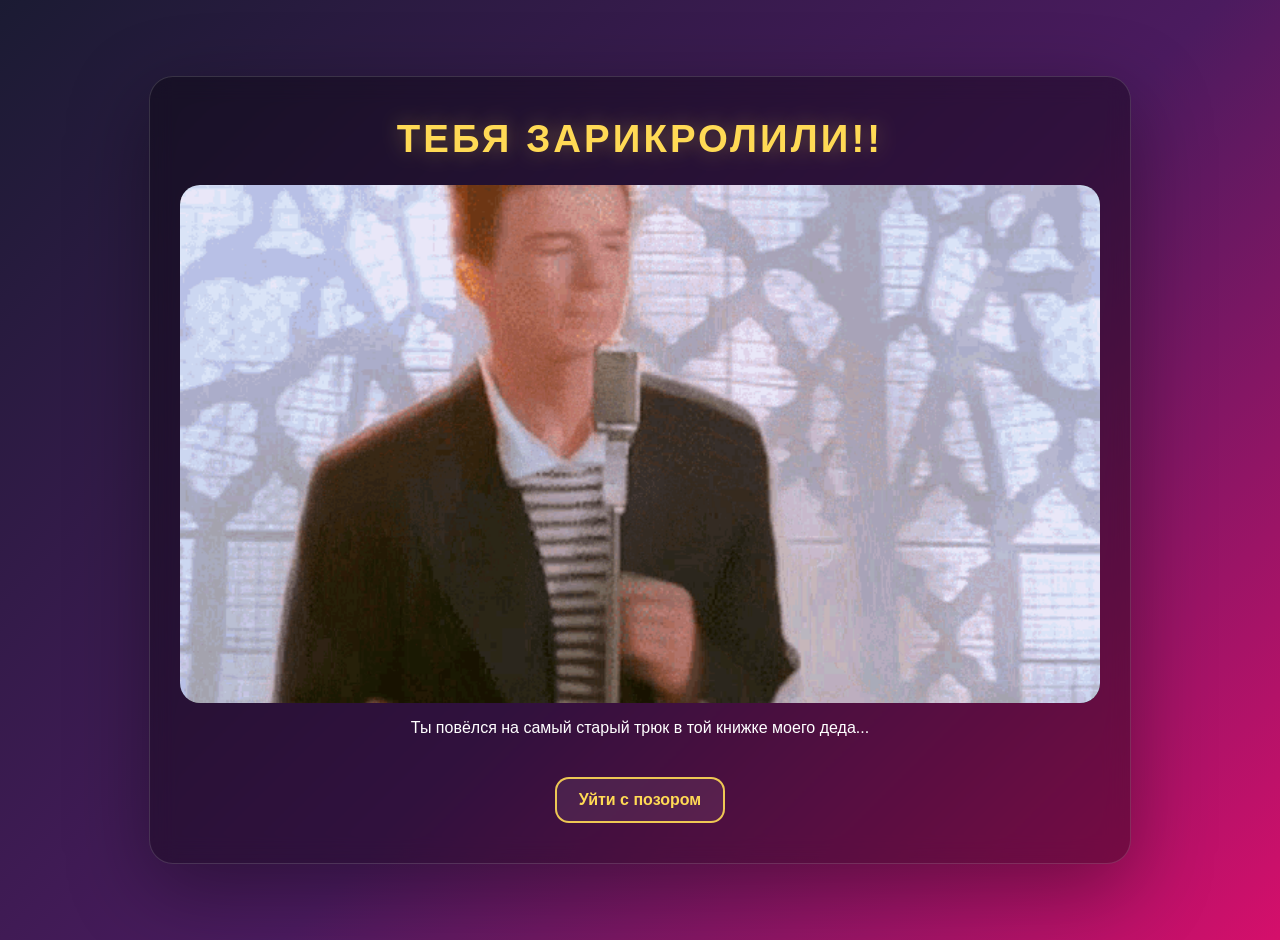
<file: Итоговая/Rickroll.html>
﻿<!doctype html>
<html lang="ru">

<head>
  <meta charset="utf-8">
  <meta name="viewport" content="width=device-width, initial-scale=1">
  <title>Rickroll</title>
  <link rel="stylesheet" href="./Rickroll.css">
  <link rel="icon" href="Kuhnya2.png" type="image/png">
</head>

<body>
  <main class="rickroll-page">
    <div class="rickroll-content">
      <h1>Тебя зарикролили!!</h1>
      <div class="video-wrapper">
        <img id="rickroll-gif" src="rickroll-roll.gif" alt="Rick Astley - Never Gonna Give You Up">
      </div>
      <p>Ты повёлся на самый старый трюк в той книжке моего деда...</p>
      <a href="Site.html" class="btn btn-outline">Уйти с позором</a>
    </div>
  </main>
</body>
</html>
</file>
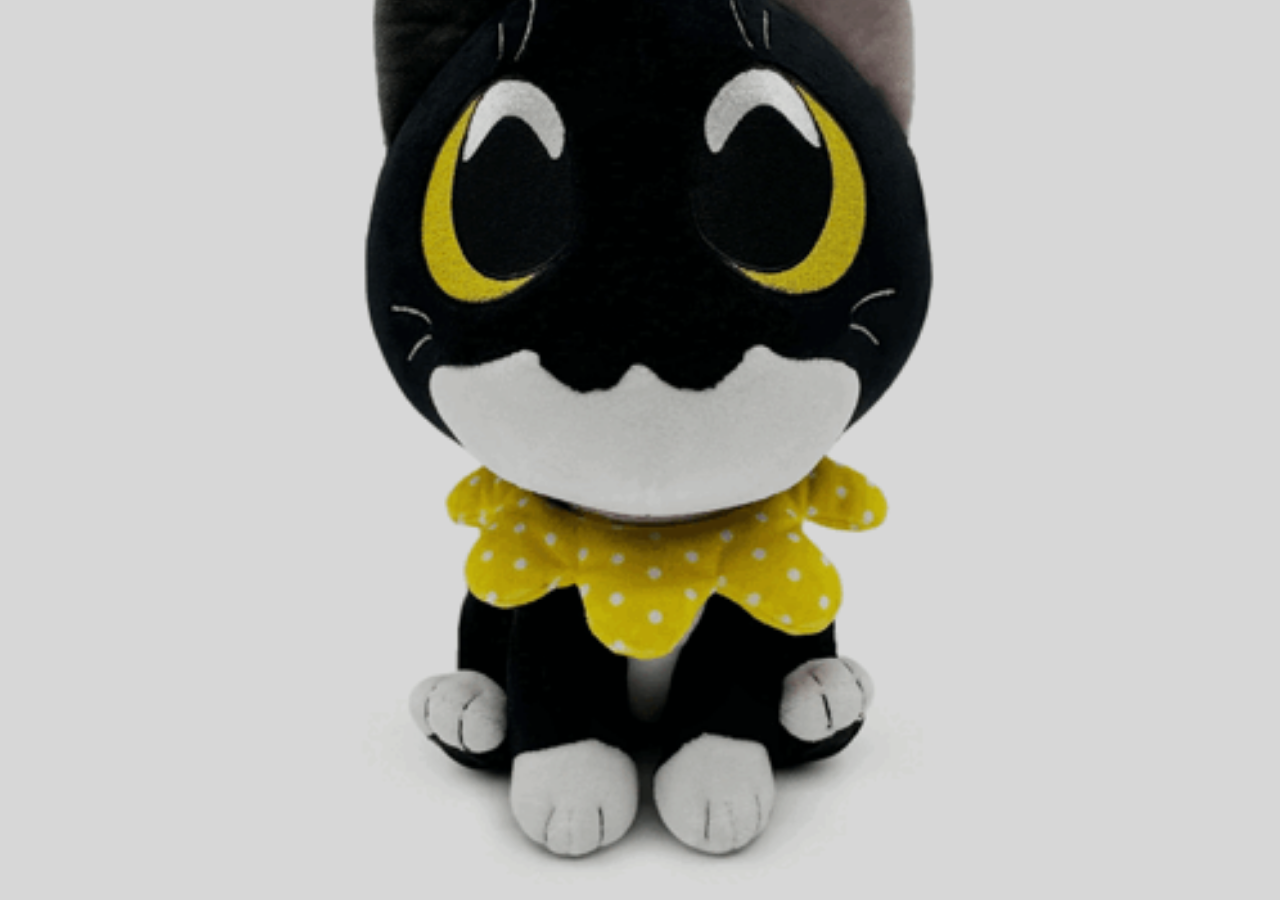
<file: Итоговая/uniunico.html>
<!doctype html>
<html lang="ru">

<head>
  <meta charset="utf-8">
  <meta name="viewport" content="width=device-width, initial-scale=1">
  <title>Unico</title>
  <link rel="stylesheet" href="2.css">
  <link rel="icon" href="Kuhnya2.png" type="image/png">
</head>

<body>
  <div class="bg"></div>
  <div class="overlay"></div>
</body>

</html>
</file>
<file: Итоговая/Rickroll.css>
﻿body {
  margin: 0;
  min-height: 100vh;
  font-family: "Segoe UI", Tahoma, Geneva, Verdana, sans-serif;
  background: linear-gradient(135deg, #1b1b33 0%, #4b1b5f 55%, #d50f6b 100%);
  color: #ffffff;
}

.rickroll-page {
  display: flex;
  align-items: center;
  justify-content: center;
  min-height: 100vh;
  padding: 20px;
}

.rickroll-content {
  width: 100%;
  max-width: 920px;
  text-align: center;
  backdrop-filter: blur(12px);
  background: rgba(0, 0, 0, 0.35);
  border: 1px solid rgba(255, 255, 255, 0.14);
  border-radius: 24px;
  box-shadow: 0 24px 80px rgba(0, 0, 0, 0.35);
  padding: 40px 30px;
}

.rickroll-content h1 {
  margin: 0 0 24px;
  font-size: clamp(2.4rem, 3vw, 4rem);
  letter-spacing: 0.08em;
  text-transform: uppercase;
  color: #ffda55;
  text-shadow: 0 0 20px rgba(255, 218, 85, 0.33);
}

.video-wrapper {
  position: relative;
  width: 100%;
  padding-top: 56.25%;
  overflow: hidden;
  border-radius: 20px;
  background: #000;
  box-shadow: inset 0 0 0 1px rgba(255,255,255,0.08);
}

.video-wrapper img {
  position: absolute;
  inset: 0;
  width: 100%;
  height: 100%;
  object-fit: cover;
  display: block;
}

.btn {
  display: inline-flex;
  align-items: center;
  justify-content: center;
  padding: 12px 22px;
  border-radius: 14px;
  font-weight: 700;
  text-decoration: none;
  transition: transform 0.2s ease, background-color 0.2s ease, color 0.2s ease;
}

.btn:hover {
  transform: translateY(-1px);
}

.btn-outline {
  color: #ffda55;
  border: 2px solid rgba(255, 218, 85, 0.9);
  background: rgba(255, 255, 255, 0.07);
  margin-top: 24px;
  width: max-content;
}

.btn-outline:hover {
  background: rgba(255, 218, 85, 0.15);
}

.rickroll-content {
  width: 100%;
  max-width: 920px;
  text-align: center;
  backdrop-filter: blur(12px);
  background: rgba(0, 0, 0, 0.35);
  border: 1px solid rgba(255, 255, 255, 0.14);
  border-radius: 24px;
  box-shadow: 0 24px 80px rgba(0, 0, 0, 0.35);
  padding: 40px 30px;
  display: flex;
  flex-direction: column;
  align-items: center;
}

.rickroll-subtitle {
  margin: 26px auto 0;
  font-size: 1.15rem;
  color: #f8f8f8;
}
</file>
<file: Итоговая/2.css>
html,body {
  margin: 0;
  padding: 0;
  min-height: 100%;
  overflow: hidden;
  background: black;
}

body {
  display: grid;
  place-items: center;
}

.bg {
  position: fixed;
  inset: 0;
  background: no-repeat center/cover url('./unico-uni-unicouniuni3 (1).gif');
  z-index: -1;
}

.overlay {
  position: fixed;
  inset: 0;
  background: rgba(0, 0, 0, 0.15);
  z-index: 0;
}

.hero {
  background: linear-gradient(rgba(0, 0, 0, 0.5), rgba(0, 0, 0, 0.5)), url('./cover.jpg') no-repeat center/cover;
}
</file>
